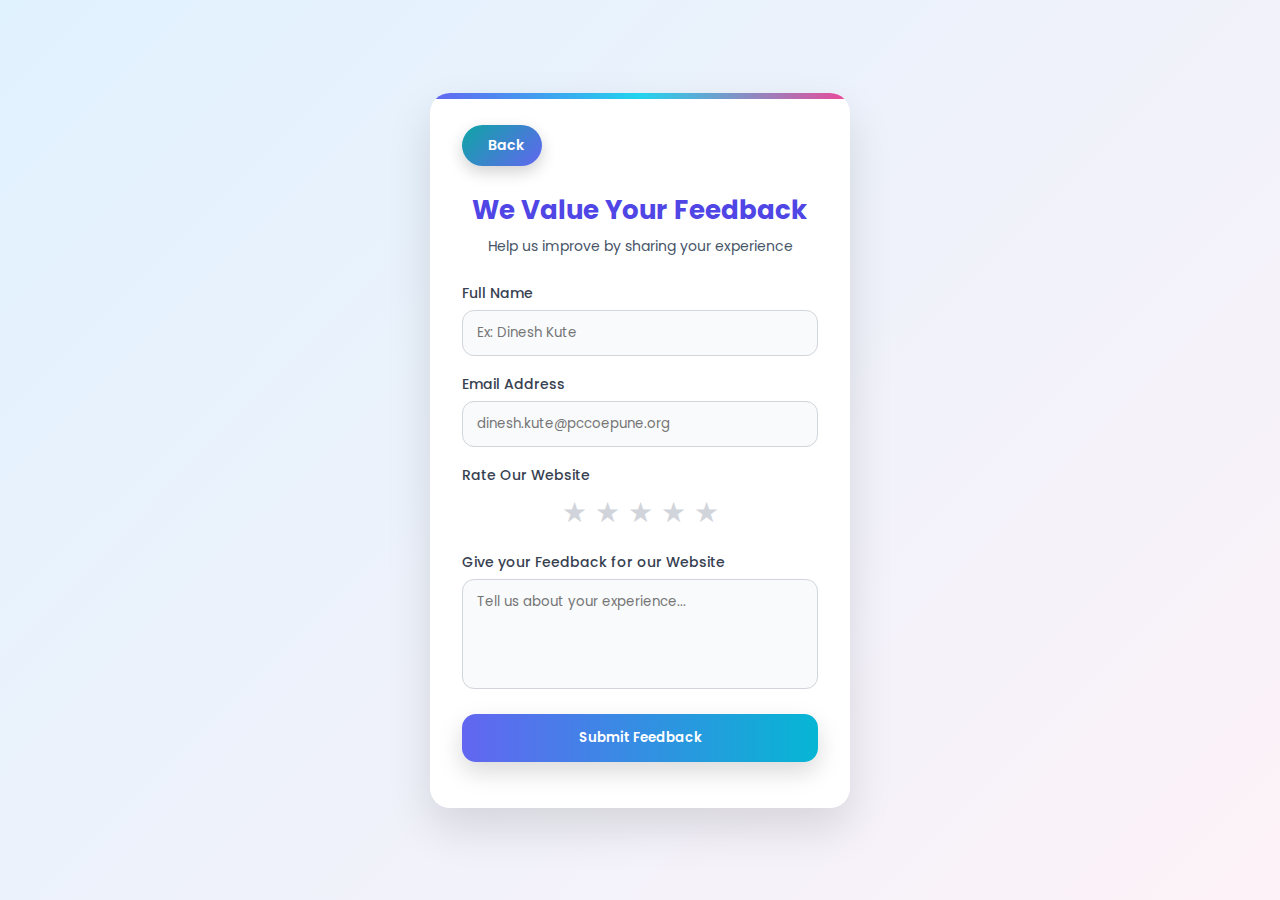
<file: feedback.html>
<!DOCTYPE html>
<html lang="en">
<head>
  <meta charset="UTF-8">
  <title>Feedback</title>
  <meta name="viewport" content="width=device-width, initial-scale=1.0">
  <link rel="stylesheet" href="feedback.css">
</head>
<body>
<div class="container">
  <div class="card">
    <a href="laucp.html" class="back-btn">
  <i class="fas fa-arrow-left"></i> Back
</a>

    <h1>We Value Your Feedback</h1>
    <p class="subtitle">Help us improve by sharing your experience</p>
    <form id="feedbackForm">
      <div class="field">
        <label>Full Name</label>
        <input type="text" id="name" placeholder="Ex: Dinesh Kute" required>
      </div>
      <div class="field">
        <label>Email Address</label>
        <input type="email" id="email" placeholder="dinesh.kute@pccoepune.org" required>
      </div>
      <div class="field">
        <label>Rate Our Website</label>
        <div class="stars">
          <input type="radio" name="rating" id="star5" value="5">
          <label for="star5">★</label>
          <input type="radio" name="rating" id="star4" value="4">
          <label for="star4">★</label>
          <input type="radio" name="rating" id="star3" value="3">
          <label for="star3">★</label>
          <input type="radio" name="rating" id="star2" value="2">
          <label for="star2">★</label>
          <input type="radio" name="rating" id="star1" value="1">
          <label for="star1">★</label>
        </div>
      </div>
      <div class="field">
        <label>Give your Feedback for our Website</label>
        <textarea id="message" placeholder="Tell us about your experience..." required></textarea>
      </div>
      <button type="submit" id="submitBtn">
        <span class="btn-text">Submit Feedback</span>
        <span class="loader"></span>
      </button>
      <p id="status"></p>
    </form>
  </div>
</div>
<script src="feedback.js"></script>
</body>
</html>
</file>
<file: feedback.css>
@import url('https://fonts.googleapis.com/css2?family=Poppins:wght@300;400;500;600;700&display=swap');

* {
  margin: 0;
  padding: 0;
  box-sizing: border-box;
  font-family: 'Poppins', sans-serif;
}

/* BODY */
body {
  min-height: 100vh;
  background: linear-gradient(135deg, #e0f2fe, #fdf2f8);
  display: flex;
  justify-content: center;
  align-items: center;
  color: #1f2937;
}

/* CARD */
.card {
  width: 420px;
  background: white;
  padding: 32px;
  border-radius: 20px;
  box-shadow: 0 20px 45px rgba(0,0,0,0.12);
  animation: fadeIn 0.6s ease;
  position: relative;
  overflow: hidden;
}

.card::before {
  content: "";
  position: absolute;
  top: 0;
  left: 0;
  height: 6px;
  width: 100%;
  background: linear-gradient(90deg, #6366f1, #22d3ee, #ec4899);
}

/* ANIMATION */
@keyframes fadeIn {
  from { opacity: 0; transform: translateY(20px); }
  to { opacity: 1; transform: translateY(0); }
}

/* HEADINGS */
h1 {
  text-align: center;
  font-size: 26px;
  font-weight: 700;
  color: #4f46e5;
  margin-bottom: 6px;
}

.subtitle {
  text-align: center;
  color: #475569;
  font-size: 14px;
  margin-bottom: 26px;
}

/* FORM */
.field {
  margin-bottom: 18px;
}

label {
  font-size: 14px;
  font-weight: 500;
  color: #374151;
  margin-bottom: 6px;
  display: block;
}

input, textarea {
  width: 100%;
  padding: 12px 14px;
  border-radius: 12px;
  border: 1px solid #d1d5db;
  background: #f8fafc;
  outline: none;
  transition: 0.3s;
}

input:focus,
textarea:focus {
  border-color: #6366f1;
  box-shadow: 0 0 0 3px rgba(99,102,241,0.2);
}

textarea {
  height: 110px;
  resize: none;
}

/* STARS */
.stars {
  display: flex;
  flex-direction: row-reverse;
  justify-content: center;
}

.stars input {
  display: none;
}

.stars label {
  font-size: 28px;
  color: #d1d5db;
  cursor: pointer;
  transition: 0.2s;
  margin: 0 4px;
}

.stars input:checked ~ label,
.stars label:hover,
.stars label:hover ~ label {
  color: #6366f1;
}

/* BUTTON */
button {
  width: 100%;
  padding: 14px;
  border-radius: 14px;
  border: none;
  background: linear-gradient(90deg, #6366f1, #06b6d4);
  color: white;
  font-weight: 600;
  cursor: pointer;
  box-shadow: 0 10px 25px rgba(0,0,0,0.15);
  position: relative;
  overflow: hidden;
  transition: 0.3s;
}

button:hover {
  transform: translateY(-2px);
  box-shadow: 0 16px 35px rgba(0,0,0,0.25);
}

/* LOADER */
.loader {
  width: 18px;
  height: 18px;
  border: 3px solid rgba(255,255,255,0.4);
  border-top: 3px solid #fff;
  border-radius: 50%;
  animation: spin 1s linear infinite;
  display: none;
  margin: auto;
}

@keyframes spin {
  to { transform: rotate(360deg); }
}

/* STATUS */
#status {
  text-align: center;
  margin-top: 14px;
  font-size: 14px;
  font-weight: 500;
}
.back-btn {
  display: inline-flex;
  align-items: center;
  gap: 8px;
  padding: 10px 18px;
  margin-bottom: 25px;
  text-decoration: none;
  font-size: 14px;
  font-weight: 600;
  color: #ffffff;
  background: linear-gradient(135deg, #0ea5a4, #6366f1);
  border-radius: 30px;
  box-shadow: 0 6px 16px rgba(0,0,0,0.18);
  transition: all 0.3s ease;
}

.back-btn i {
  font-size: 14px;
}

.back-btn:hover {
  transform: translateX(-4px);
  box-shadow: 0 10px 22px rgba(0,0,0,0.25);
}
</file>
